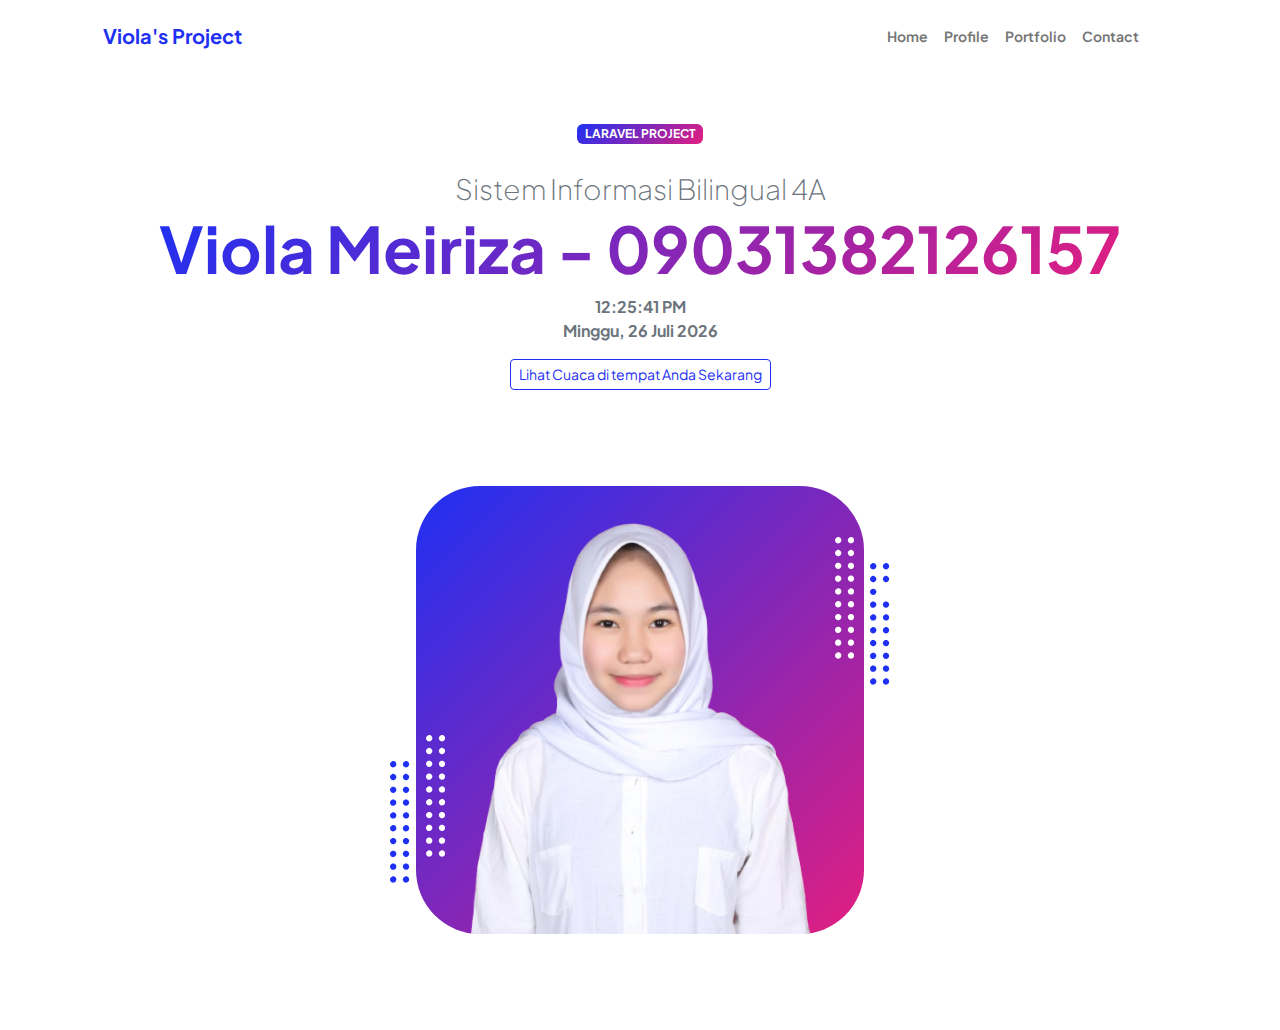
<file: index.html>
<!doctype html>
<html lang="en">
  <head>
    <meta charset="utf-8">
    <meta name="viewport" content="width=device-width, initial-scale=1">
    <title>Home</title>
    <!-- Custom Google font-->
      <link rel="preconnect" href="https://fonts.googleapis.com" />
      <link rel="preconnect" href="https://fonts.gstatic.com" crossorigin />
      <link href="https://fonts.googleapis.com/css2?family=Plus+Jakarta+Sans:wght@100;200;300;400;500;600;700;800;900&amp;display=swap" rel="stylesheet" />
    <!-- Bootstrap icons-->
      <link href="https://cdn.jsdelivr.net/npm/bootstrap-icons@1.8.1/font/bootstrap-icons.css" rel="stylesheet" />
    <!-- Core theme CSS (includes Bootstrap)-->
      <link href="public/css/styles.css" rel="stylesheet">
  </head>
  <body>
    <!-- Header-->
    <!-- Navigation-->
            <nav class="navbar navbar-expand-lg navbar-light bg-white py-3">
                <div class="container px-5">
                    <a class="navbar-brand" href="/"><span class="fw-bolder text-primary">Viola's Project</span></a>
                    <button class="navbar-toggler" type="button" data-bs-toggle="collapse" data-bs-target="#navbarSupportedContent" aria-controls="navbarSupportedContent" aria-expanded="false" aria-label="Toggle navigation"><span class="navbar-toggler-icon"></span></button>
                    <div class="collapse navbar-collapse" id="navbarSupportedContent">
                        <ul class="navbar-nav ms-auto mb-2 mb-lg-0 small fw-bolder">
                            <li class="nav-item"><a class="nav-link" href="/">Home</a></li>
                            <li class="nav-item"><a class="nav-link" href="pages/profile.html">Profile</a></li>
                            <li class="nav-item"><a class="nav-link" href="pages/portfolio.html">Portfolio</a></li>
                            <li class="nav-item"><a class="nav-link" href="pages/contact.html">Contact</a></li>
                        </ul>
                    </div>
                </div>
            </nav>
    <header class="py-5">
      <div class="container px-5 pb-5">
        <div class="row gx-5 align-items-center">
          <div class="col-xxl-5">
            <!-- Header text content-->
            <div class="text-center text-xxl-start">
              <div class="badge bg-gradient-primary-to-secondary text-white mb-4"><div class="text-uppercase">Laravel Project</div></div>
              <div class="fs-3 fw-light text-muted">Sistem Informasi Bilingual 4A</div>
              <h1 class="display-3 fw-bolder"><span class="text-gradient d-inline">Viola Meiriza - 09031382126157</span></h1>
              <div class="container px-5 text-center">
                <p class="fw-bold text-muted my-2" id="date-time"></p>
              </div>
              <div class="container px-5 text-center weather-info">
                    <button class="btn btn-outline-primary btn-sm mx-auto mt-3" id="lihat-lokasi"  data-bs-toggle="modal" data-bs-target="#exampleModal">Lihat Cuaca di tempat Anda Sekarang</button>
                    <div class="weather-box my-3">
                      <p id="location" class="text-primary fw-bolder"></p>
                      <img class="" id="weather-img" src="" alt="weather-image">
                      <p id="temperature" class="text-dark fw-bolder me-3"></p>
                    <p id="description" class=" text-secondary fw-bolder text-capitalize"></p>
                </div>
              </div>
          </div>
          <div class="col-xxl-7">
            <!-- Header profile picture-->
            <div class="d-flex justify-content-center">
              <div class="profile bg-gradient-primary-to-secondary">
                <!-- TIP: For best results, use a photo with a transparent background like the demo example below-->
                <!-- Watch a tutorial on how to do this on YouTube (link)-->
                <img class="profile-img" src="public/images/profile.png" alt="..." />
                <div class="dots-1">
                  <!-- SVG Dots-->
                  <svg version="1.1" xmlns="http://www.w3.org/2000/svg" xmlns:xlink="http://www.w3.org/1999/xlink" x="0px" y="0px" viewBox="0 0 191.6 1215.4" style="enable-background: new 0 0 191.6 1215.4" xml:space="preserve">
                   <g transform="translate(0.000000,1280.000000) scale(0.100000,-0.100000)">
                      <path d="M227.7,12788.6c-105-35-200-141-222-248c-43-206,163-412,369-369c155,32,275,190,260,339c-11,105-90,213-190,262        C383.7,12801.6,289.7,12808.6,227.7,12788.6z"></path>
                      <path d="M1507.7,12788.6c-151-50-253-216-222-362c25-119,136-230,254-255c194-41,395,142,375,339c-11,105-90,213-190,262        C1663.7,12801.6,1569.7,12808.6,1507.7,12788.6z"></path>
                      <path d="M227.7,11508.6c-105-35-200-141-222-248c-43-206,163-412,369-369c155,32,275,190,260,339c-11,105-90,213-190,262        C383.7,11521.6,289.7,11528.6,227.7,11508.6z"></path>
                      <path d="M1507.7,11508.6c-151-50-253-216-222-362c25-119,136-230,254-255c194-41,395,142,375,339c-11,105-90,213-190,262        C1663.7,11521.6,1569.7,11528.6,1507.7,11508.6z"></path>
                      <path d="M227.7,10228.6c-105-35-200-141-222-248c-43-206,163-412,369-369c155,32,275,190,260,339c-11,105-90,213-190,262        C383.7,10241.6,289.7,10248.6,227.7,10228.6z"></path>
                      <path d="M1507.7,10228.6c-105-35-200-141-222-248c-43-206,163-412,369-369c155,32,275,190,260,339c-11,105-90,213-190,262        C1663.7,10241.6,1569.7,10248.6,1507.7,10228.6z"></path>
                      <path d="M227.7,8948.6c-105-35-200-141-222-248c-43-206,163-412,369-369c155,32,275,190,260,339c-11,105-90,213-190,262        C383.7,8961.6,289.7,8968.6,227.7,8948.6z"></path>
                      <path d="M1507.7,8948.6c-105-35-200-141-222-248c-43-206,163-412,369-369c155,32,275,190,260,339c-11,105-90,213-190,262        C1663.7,8961.6,1569.7,8968.6,1507.7,8948.6z"></path>
                      <path d="M227.7,7668.6c-105-35-200-141-222-248c-43-206,163-412,369-369c155,32,275,190,260,339c-11,105-90,213-190,262        C383.7,7681.6,289.7,7688.6,227.7,7668.6z"></path>
                      <path d="M1507.7,7668.6c-105-35-200-141-222-248c-43-206,163-412,369-369c155,32,275,190,260,339c-11,105-90,213-190,262        C1663.7,7681.6,1569.7,7688.6,1507.7,7668.6z"></path>
                      <path d="M227.7,6388.6c-105-35-200-141-222-248c-43-206,163-412,369-369c155,32,275,190,260,339c-11,105-90,213-190,262        C383.7,6401.6,289.7,6408.6,227.7,6388.6z"></path>
                      <path d="M1507.7,6388.6c-105-35-200-141-222-248c-43-206,163-412,369-369c155,32,275,190,260,339c-11,105-90,213-190,262        C1663.7,6401.6,1569.7,6408.6,1507.7,6388.6z"></path>
                      <path d="M227.7,5108.6c-105-35-200-141-222-248c-43-206,163-412,369-369c155,32,275,190,260,339c-11,105-90,213-190,262        C383.7,5121.6,289.7,5128.6,227.7,5108.6z"></path>
                      <path d="M1507.7,5108.6c-105-35-200-141-222-248c-43-206,163-412,369-369c155,32,275,190,260,339c-11,105-90,213-190,262        C1663.7,5121.6,1569.7,5128.6,1507.7,5108.6z"></path>
                      <path d="M227.7,3828.6c-105-35-200-141-222-248c-43-206,163-412,369-369c155,32,275,190,260,339c-11,105-90,213-190,262        C383.7,3841.6,289.7,3848.6,227.7,3828.6z"></path>
                      <path d="M1507.7,3828.6c-105-35-200-141-222-248c-43-206,163-412,369-369c155,32,275,190,260,339c-11,105-90,213-190,262        C1663.7,3841.6,1569.7,3848.6,1507.7,3828.6z"></path>
                      <path d="M227.7,2548.6c-105-35-200-141-222-248c-43-206,163-412,369-369c155,32,275,190,260,339c-11,105-90,213-190,262        C383.7,2561.6,289.7,2568.6,227.7,2548.6z"></path>
                      <path d="M1507.7,2548.6c-105-35-200-141-222-248c-43-206,163-412,369-369c155,32,275,190,260,339c-11,105-90,213-190,262        C1663.7,2561.6,1569.7,2568.6,1507.7,2548.6z"></path>
                      <path d="M227.7,1268.6c-105-35-200-141-222-248c-43-206,163-412,369-369c155,32,275,190,260,339c-11,105-90,213-190,262        C383.7,1281.6,289.7,1288.6,227.7,1268.6z"></path>
                      <path d="M1507.7,1268.6c-105-35-200-141-222-248c-43-206,163-412,369-369c155,32,275,190,260,339c-11,105-90,213-190,262        C1663.7,1281.6,1569.7,1288.6,1507.7,1268.6z"></path>
                    </g>
                  </svg>
                  <!-- END of SVG dots-->
                </div>
                <div class="dots-2">
                  <!-- SVG Dots-->
                  <svg version="1.1" xmlns="http://www.w3.org/2000/svg" xmlns:xlink="http://www.w3.org/1999/xlink" x="0px" y="0px" viewBox="0 0 191.6 1215.4" style="enable-background: new 0 0 191.6 1215.4" xml:space="preserve">
                    <g transform="translate(0.000000,1280.000000) scale(0.100000,-0.100000)">
                      <path d="M227.7,12788.6c-105-35-200-141-222-248c-43-206,163-412,369-369c155,32,275,190,260,339c-11,105-90,213-190,262        C383.7,12801.6,289.7,12808.6,227.7,12788.6z"></path>
                      <path d="M1507.7,12788.6c-151-50-253-216-222-362c25-119,136-230,254-255c194-41,395,142,375,339c-11,105-90,213-190,262        C1663.7,12801.6,1569.7,12808.6,1507.7,12788.6z"></path>
                      <path d="M227.7,11508.6c-105-35-200-141-222-248c-43-206,163-412,369-369c155,32,275,190,260,339c-11,105-90,213-190,262        C383.7,11521.6,289.7,11528.6,227.7,11508.6z"></path>
                      <path d="M1507.7,11508.6c-151-50-253-216-222-362c25-119,136-230,254-255c194-41,395,142,375,339c-11,105-90,213-190,262        C1663.7,11521.6,1569.7,11528.6,1507.7,11508.6z"></path>
                      <path d="M227.7,10228.6c-105-35-200-141-222-248c-43-206,163-412,369-369c155,32,275,190,260,339c-11,105-90,213-190,262        <path d="M1507.7,10228.6c-105-35-200-141-222-248c-43-206,163-412,369-369c155,32,275,190,260,339c-11,105-90,213-190,262        C1663.7,10241.6,1569.7,10248.6,1507.7,10228.6z"></path>
                      <path d="M227.7,8948.6c-105-35-200-141-222-248c-43-206,163-412,369-369c155,32,275,190,260,339c-11,105-90,213-190,262        C383.7,8961.6,289.7,8968.6,227.7,8948.6z"></path>
                      <path d="M1507.7,8948.6c-105-35-200-141-222-248c-43-206,163-412,369-369c155,32,275,190,260,339c-11,105-90,213-190,262        C1663.7,8961.6,1569.7,8968.6,1507.7,8948.6z"></path>
                      <path d="M227.7,7668.6c-105-35-200-141-222-248c-43-206,163-412,369-369c155,32,275,190,260,339c-11,105-90,213-190,262        C383.7,7681.6,289.7,7688.6,227.7,7668.6z"></path>
                      <path d="M1507.7,7668.6c-105-35-200-141-222-248c-43-206,163-412,369-369c155,32,275,190,260,339c-11,105-90,213-190,262        C1663.7,7681.6,1569.7,7688.6,1507.7,7668.6z"></path>
                      <path d="M227.7,6388.6c-105-35-200-141-222-248c-43-206,163-412,369-369c155,32,275,190,260,339c-11,105-90,213-190,262        C383.7,6401.6,289.7,6408.6,227.7,6388.6z"></path>
                      <path d="M1507.7,6388.6c-105-35-200-141-222-248c-43-206,163-412,369-369c155,32,275,190,260,339c-11,105-90,213-190,262        C1663.7,6401.6,1569.7,6408.6,1507.7,6388.6z"></path>
                      <path d="M227.7,5108.6c-105-35-200-141-222-248c-43-206,163-412,369-369c155,32,275,190,260,339c-11,105-90,213-190,262        C383.7,5121.6,289.7,5128.6,227.7,5108.6z"></path>
                      <path d="M1507.7,5108.6c-105-35-200-141-222-248c-43-206,163-412,369-369c155,32,275,190,260,339c-11,105-90,213-190,262        C1663.7,5121.6,1569.7,5128.6,1507.7,5108.6z"></path>
                      <path d="M227.7,3828.6c-105-35-200-141-222-248c-43-206,163-412,369-369c155,32,275,190,260,339c-11,105-90,213-190,262        C383.7,3841.6,289.7,3848.6,227.7,3828.6z"></path>
                      <path d="M1507.7,3828.6c-105-35-200-141-222-248c-43-206,163-412,369-369c155,32,275,190,260,339c-11,105-90,213-190,262        C1663.7,3841.6,1569.7,3848.6,1507.7,3828.6z"></path>
                      <path d="M227.7,2548.6c-105-35-200-141-222-248c-43-206,163-412,369-369c155,32,275,190,260,339c-11,105-90,213-190,262        C383.7,2561.6,289.7,2568.6,227.7,2548.6z"></path>
                      <path d="M1507.7,2548.6c-105-35-200-141-222-248c-43-206,163-412,369-369c155,32,275,190,260,339c-11,105-90,213-190,262        C1663.7,2561.6,1569.7,2568.6,1507.7,2548.6z"></path>
                      <path d="M227.7,1268.6c-105-35-200-141-222-248c-43-206,163-412,369-369c155,32,275,190,260,339c-11,105-90,213-190,262        C383.7,1281.6,289.7,1288.6,227.7,1268.6z"></path>
                      <path d="M1507.7,1268.6c-105-35-200-141-222-248c-43-206,163-412,369-369c155,32,275,190,260,339c-11,105-90,213-190,262        C1663.7,1281.6,1569.7,1288.6,1507.7,1268.6z"></path>
                    </g>
                  </svg>
                  <!-- END of SVG dots-->
                </div>
                <div class="dots-3">
                  <!-- SVG Dots-->
                  <svg version="1.1" xmlns="http://www.w3.org/2000/svg" xmlns:xlink="http://www.w3.org/1999/xlink" x="0px" y="0px" viewBox="0 0 191.6 1215.4" style="enable-background: new 0 0 191.6 1215.4" xml:space="preserve">
                    <g transform="translate(0.000000,1280.000000) scale(0.100000,-0.100000)">
                      <path d="M227.7,12788.6c-105-35-200-141-222-248c-43-206,163-412,369-369c155,32,275,190,260,339c-11,105-90,213-190,262        C383.7,12801.6,289.7,12808.6,227.7,12788.6z"></path>
                      <path d="M1507.7,12788.6c-151-50-253-216-222-362c25-119,136-230,254-255c194-41,395,142,375,339c-11,105-90,213-190,262        C1663.7,12801.6,1569.7,12808.6,1507.7,12788.6z"></path>
                      <path d="M227.7,11508.6c-105-35-200-141-222-248c-43-206,163-412,369-369c155,32,275,190,260,339c-11,105-90,213-190,262        C383.7,11521.6,289.7,11528.6,227.7,11508.6z"></path>
                      <path d="M1507.7,11508.6c-151-50-253-216-222-362c25-119,136-230,254-255c194-41,395,142,375,339c-11,105-90,213-190,262        C1663.7,11521.6,1569.7,11528.6,1507.7,11508.6z"></path>
                      <path d="M227.7,10228.6c-105-35-200-141-222-248c-43-206,163-412,369-369c155,32,275,190,260,339c-11,105-90,213-190,262        C383.7,10241.6,289.7,10248.6,227.7,10228.6z"></path>
                      <path d="M1507.7,10228.6c-105-35-200-141-222-248c-43-206,163-412,369-369c155,32,275,190,260,339c-11,105-90,213-190,262        C1663.7,10241.6,1569.7,10248.6,1507.7,10228.6z"></path>
                      <path d="M227.7,8948.6c-105-35-200-141-222-248c-43-206,163-412,369-369c155,32,275,190,260,339c-11,105-90,213-190,262        C383.7,8961.6,289.7,8968.6,227.7,8948.6z"></path>
                      <path d="M1507.7,8948.6c-105-35-200-141-222-248c-43-206,163-412,369-369c155,32,275,190,260,339c-11,105-90,213-190,262        C1663.7,8961.6,1569.7,8968.6,1507.7,8948.6z"></path>
                      <path d="M227.7,7668.6c-105-35-200-141-222-248c-43-206,163-412,369-369c155,32,275,190,260,339c-11,105-90,213-190,262        C383.7,7681.6,289.7,7688.6,227.7,7668.6z"></path>
                      <path d="M1507.7,7668.6c-105-35-200-141-222-248c-43-206,163-412,369-369c155,32,275,190,260,339c-11,105-90,213-190,262        C1663.7,7681.6,1569.7,7688.6,1507.7,7668.6z"></path>
                      <path d="M227.7,6388.6c-105-35-200-141-222-248c-43-206,163-412,369-369c155,32,275,190,260,339c-11,105-90,213-190,262        C383.7,6401.6,289.7,6408.6,227.7,6388.6z"></path>
                      <path d="M1507.7,6388.6c-105-35-200-141-222-248c-43-206,163-412,369-369c155,32,275,190,260,339c-11,105-90,213-190,262        C1663.7,6401.6,1569.7,6408.6,1507.7,6388.6z"></path>
                      <path d="M227.7,5108.6c-105-35-200-141-222-248c-43-206,163-412,369-369c155,32,275,190,260,339c-11,105-90,213-190,262        C383.7,5121.6,289.7,5128.6,227.7,5108.6z"></path>
                      <path d="M1507.7,5108.6c-105-35-200-141-222-248c-43-206,163-412,369-369c155,32,275,190,260,339c-11,105-90,213-190,262        C1663.7,5121.6,1569.7,5128.6,1507.7,5108.6z"></path>
                      <path d="M227.7,3828.6c-105-35-200-141-222-248c-43-206,163-412,369-369c155,32,275,190,260,339c-11,105-90,213-190,262        C383.7,3841.6,289.7,3848.6,227.7,3828.6z"></path>
                      <path d="M1507.7,3828.6c-105-35-200-141-222-248c-43-206,163-412,369-369c155,32,275,190,260,339c-11,105-90,213-190,262        C1663.7,3841.6,1569.7,3848.6,1507.7,3828.6z"></path>
                      <path d="M227.7,2548.6c-105-35-200-141-222-248c-43-206,163-412,369-369c155,32,275,190,260,339c-11,105-90,213-190,262        C383.7,2561.6,289.7,2568.6,227.7,2548.6z"></path>
                      <path d="M1507.7,2548.6c-105-35-200-141-222-248c-43-206,163-412,369-369c155,32,275,190,260,339c-11,105-90,213-190,262        C1663.7,2561.6,1569.7,2568.6,1507.7,2548.6z"></path>
                      <path d="M227.7,1268.6c-105-35-200-141-222-248c-43-206,163-412,369-369c155,32,275,190,260,339c-11,105-90,213-190,262        C383.7,1281.6,289.7,1288.6,227.7,1268.6z"></path>
                      <path d="M1507.7,1268.6c-105-35-200-141-222-248c-43-206,163-412,369-369c155,32,275,190,260,339c-11,105-90,213-190,262        C1663.7,1281.6,1569.7,1288.6,1507.7,1268.6z"></path>
                    </g>
                  </svg>
                  <!-- END of SVG dots-->
                </div>
                <div class="dots-4">
                  <!-- SVG Dots-->
                  <svg version="1.1" xmlns="http://www.w3.org/2000/svg" xmlns:xlink="http://www.w3.org/1999/xlink" x="0px" y="0px" viewBox="0 0 191.6 1215.4" style="enable-background: new 0 0 191.6 1215.4" xml:space="preserve">
                    <g transform="translate(0.000000,1280.000000) scale(0.100000,-0.100000)">
                      <path d="M227.7,12788.6c-105-35-200-141-222-248c-43-206,163-412,369-369c155,32,275,190,260,339c-11,105-90,213-190,262        C383.7,12801.6,289.7,12808.6,227.7,12788.6z"></path>
                      <path d="M1507.7,12788.6c-151-50-253-216-222-362c25-119,136-230,254-255c194-41,395,142,375,339c-11,105-90,213-190,262        C1663.7,12801.6,1569.7,12808.6,1507.7,12788.6z"></path>
                      <path d="M227.7,11508.6c-105-35-200-141-222-248c-43-206,163-412,369-369c155,32,275,190,260,339c-11,105-90,213-190,262        C383.7,11521.6,289.7,11528.6,227.7,11508.6z"></path>
                      <path d="M1507.7,11508.6c-151-50-253-216-222-362c25-119,136-230,254-255c194-41,395,142,375,339c-11,105-90,213-190,262        C1663.7,11521.6,1569.7,11528.6,1507.7,11508.6z"></path>
                      <path d="M227.7,10228.6c-105-35-200-141-222-248c-43-206,163-412,369-369c155,32,275,190,260,339c-11,105-90,213-190,262        C383.7,10241.6,289.7,10248.6,227.7,10228.6z"></path>
                      <path d="M1507.7,10228.6c-105-35-200-141-222-248c-43-206,163-412,369-369c155,32,275,190,260,339c-11,105-90,213-190,262        C1663.7,10241.6,1569.7,10248.6,1507.7,10228.6z"></path>
                      <path d="M227.7,8948.6c-105-35-200-141-222-248c-43-206,163-412,369-369c155,32,275,190,260,339c-11,105-90,213-190,262        C383.7,8961.6,289.7,8968.6,227.7,8948.6z"></path>
                      <path d="M1507.7,8948.6c-105-35-200-141-222-248c-43-206,163-412,369-369c155,32,275,190,260,339c-11,105-90,213-190,262        C1663.7,8961.6,1569.7,8968.6,1507.7,8948.6z"></path>
                      <path d="M227.7,7668.6c-105-35-200-141-222-248c-43-206,163-412,369-369c155,32,275,190,260,339c-11,105-90,213-190,262        C383.7,7681.6,289.7,7688.6,227.7,7668.6z"></path>
                      <path d="M1507.7,7668.6c-105-35-200-141-222-248c-43-206,163-412,369-369c155,32,275,190,260,339c-11,105-90,213-190,262        C1663.7,7681.6,1569.7,7688.6,1507.7,7668.6z"></path>
                      <path d="M227.7,6388.6c-105-35-200-141-222-248c-43-206,163-412,369-369c155,32,275,190,260,339c-11,105-90,213-190,262        C383.7,6401.6,289.7,6408.6,227.7,6388.6z"></path>
                      <path d="M1507.7,6388.6c-105-35-200-141-222-248c-43-206,163-412,369-369c155,32,275,190,260,339c-11,105-90,213-190,262        C1663.7,6401.6,1569.7,6408.6,1507.7,6388.6z"></path>
                      <path d="M227.7,5108.6c-105-35-200-141-222-248c-43-206,163-412,369-369c155,32,275,190,260,339c-11,105-90,213-190,262        C383.7,5121.6,289.7,5128.6,227.7,5108.6z"></path>
                      <path d="M1507.7,5108.6c-105-35-200-141-222-248c-43-206,163-412,369-369c155,32,275,190,260,339c-11,105-90,213-190,262        C1663.7,5121.6,1569.7,5128.6,1507.7,5108.6z"></path>
                      <path d="M227.7,3828.6c-105-35-200-141-222-248c-43-206,163-412,369-369c155,32,275,190,260,339c-11,105-90,213-190,262        C383.7,3841.6,289.7,3848.6,227.7,3828.6z"></path>
                      <path d="M1507.7,3828.6c-105-35-200-141-222-248c-43-206,163-412,369-369c155,32,275,190,260,339c-11,105-90,213-190,262        C1663.7,3841.6,1569.7,3848.6,1507.7,3828.6z"></path>
                      <path d="M227.7,2548.6c-105-35-200-141-222-248c-43-206,163-412,369-369c155,32,275,190,260,339c-11,105-90,213-190,262        C383.7,2561.6,289.7,2568.6,227.7,2548.6z"></path>
                      <path d="M1507.7,2548.6c-105-35-200-141-222-248c-43-206,163-412,369-369c155,32,275,190,260,339c-11,105-90,213-190,262        C1663.7,2561.6,1569.7,2568.6,1507.7,2548.6z"></path>
                      <path d="M227.7,1268.6c-105-35-200-141-222-248c-43-206,163-412,369-369c155,32,275,190,260,339c-11,105-90,213-190,262        C383.7,1281.6,289.7,1288.6,227.7,1268.6z"></path>
                      <path d="M1507.7,1268.6c-105-35-200-141-222-248c-43-206,163-412,369-369c155,32,275,190,260,339c-11,105-90,213-190,262        C1663.7,1281.6,1569.7,1288.6,1507.7,1268.6z"></path>
                    </g>
                  </svg>
                  <!-- END of SVG dots-->
                </div>
              </div>
            </div>
          </div>
        </div>
      </div>
    </header>

    <!-- Modal -->
    <div class="modal fade" id="exampleModal" tabindex="-1" aria-labelledby="exampleModalLabel" aria-hidden="true">
      <div class="modal-dialog">
        <div class="modal-content">
          <div class="modal-header">
            <h1 class="modal-title fs-5 text-primary" id="exampleModalLabel">Perizinan Lokasi Diblokir</h1>
            <button type="button" class="btn-close" data-bs-dismiss="modal" aria-label="Close"></button>
          </div>
          <div class="modal-body">
            <p>Website ini memerlukan akses ke lokasi Anda untuk menampilkan cuaca di lokasi Anda sekarang.</p>
            <p>Klik ikon lokasi yang diblokir <i class="bi bi-geo-alt"></i> di kolom URL browser Anda sekarang dan setelah itu tekan refresh</p>
          </div>
          <!-- <div class="modal-footer">
            <button type="button" class="btn btn-light" data-bs-dismiss="modal">Close</button>
          </div> -->
        </div>
      </div>
    </div>
        <!-- Custom Script  -->
    <script src="public/js/script.js"></script>
        <!-- Bootstrap Script -->
        <script src="https://cdn.jsdelivr.net/npm/bootstrap@5.2.3/dist/js/bootstrap.bundle.min.js" integrity="sha384-kenU1KFdBIe4zVF0s0G1M5b4hcpxyD9F7jL+jjXkk+Q2h455rYXK/7HAuoJl+0I4" crossorigin="anonymous"></script>
  </body>
</html>
</file>
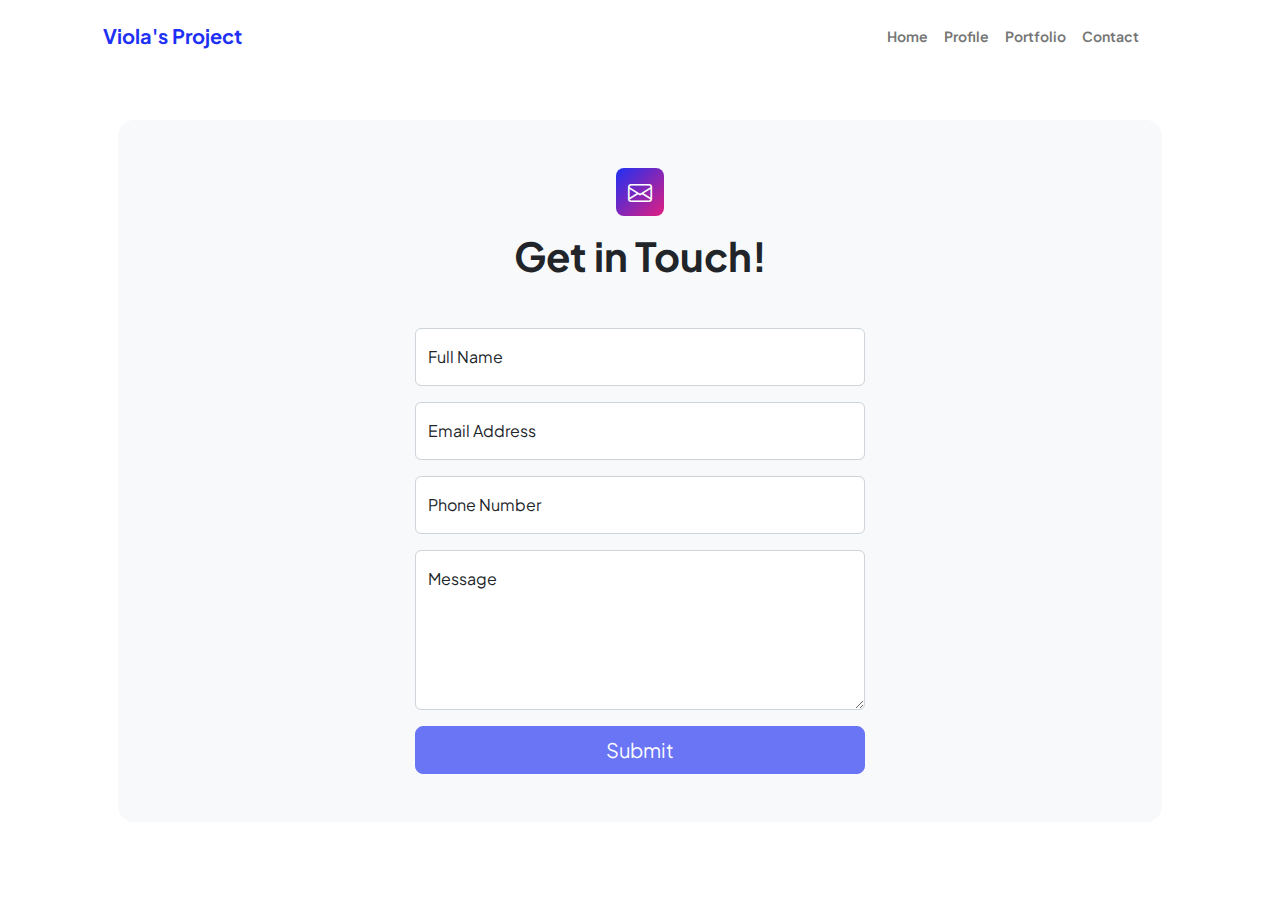
<file: pages/contact.html>
<!doctype html>
<html lang="en">
  <head>
    <meta charset="utf-8">
    <meta name="viewport" content="width=device-width, initial-scale=1">
    <title>Contact</title>
    <!-- Custom Google font-->
      <link rel="preconnect" href="https://fonts.googleapis.com" />
      <link rel="preconnect" href="https://fonts.gstatic.com" crossorigin />
      <link href="https://fonts.googleapis.com/css2?family=Plus+Jakarta+Sans:wght@100;200;300;400;500;600;700;800;900&amp;display=swap" rel="stylesheet" />
    <!-- Bootstrap icons-->
      <link href="https://cdn.jsdelivr.net/npm/bootstrap-icons@1.8.1/font/bootstrap-icons.css" rel="stylesheet" />
    <!-- Core theme CSS (includes Bootstrap)-->
      <link href="../public/css/styles.css" rel="stylesheet">
  </head>
  <body>
    <!-- Navigation-->
    <nav class="navbar navbar-expand-lg navbar-light bg-white py-3">
        <div class="container px-5">
            <a class="navbar-brand" href="../index.html"><span class="fw-bolder text-primary">Viola's Project</span></a>
            <button class="navbar-toggler" type="button" data-bs-toggle="collapse" data-bs-target="#navbarSupportedContent" aria-controls="navbarSupportedContent" aria-expanded="false" aria-label="Toggle navigation"><span class="navbar-toggler-icon"></span></button>
            <div class="collapse navbar-collapse" id="navbarSupportedContent">
                <ul class="navbar-nav ms-auto mb-2 mb-lg-0 small fw-bolder">
                    <li class="nav-item"><a class="nav-link" href="../index.html">Home</a></li>
                    <li class="nav-item"><a class="nav-link" href="profile.html">Profile</a></li>
                    <li class="nav-item"><a class="nav-link" href="portfolio.html">Portfolio</a></li>
                    <li class="nav-item"><a class="nav-link" href="contact.html">Contact</a></li>
                </ul>
            </div>
        </div>
          </nav>
    <section class="py-5">
      <div class="container px-5">
        <!-- Contact form-->
        <div class="bg-light rounded-4 py-5 px-4 px-md-5">
          <div class="text-center mb-5">
            <div class="feature bg-primary bg-gradient-primary-to-secondary text-white rounded-3 mb-3"><i class="bi bi-envelope"></i></div>
            <h1 class="fw-bolder">Get in Touch!</h1>
            </div>
            <div class="row gx-5 justify-content-center">
              <div class="col-lg-8 col-xl-6">
                <!-- * * * * * * * * * * * * * * *-->
                <!-- * * SB Forms Contact Form * *-->
                <!-- * * * * * * * * * * * * * * *-->
                <!-- This form is pre-integrated with SB Forms.-->
                <!-- To make this form functional, sign up at-->
                <!-- https://startbootstrap.com/solution/contact-forms-->
                <!-- to get an API token!-->
                <form id="contactForm" data-sb-form-api-token="5e958782-b443-4d6a-a7b4-bdc4460992cb">
                  <div class="form-floating mb-3">
                      <input class="form-control" id="fullName" type="text" placeholder="Full Name" data-sb-validations="required" />
                      <label for="fullName">Full Name</label>
                      <div class="invalid-feedback" data-sb-feedback="fullName:required">Full Name is required.</div>
                  </div>
                  <div class="form-floating mb-3">
                      <input class="form-control" id="emailAddress" type="email" placeholder="Email Address" data-sb-validations="required,email" />
                      <label for="emailAddress">Email Address</label>
                      <div class="invalid-feedback" data-sb-feedback="emailAddress:required">Email Address is required.</div>
                      <div class="invalid-feedback" data-sb-feedback="emailAddress:email">Email Address Email is not valid.</div>
                  </div>
                  <div class="form-floating mb-3">
                      <input class="form-control" id="phoneNumber" type="text" placeholder="Phone Number" data-sb-validations="required" />
                      <label for="phoneNumber">Phone Number</label>
                      <div class="invalid-feedback" data-sb-feedback="phoneNumber:required">Phone Number is required.</div>
                  </div>
                  <div class="form-floating mb-3">
                      <textarea class="form-control" id="message" type="text" placeholder="Message" style="height: 10rem;" data-sb-validations="required"></textarea>
                      <label for="message">Message</label>
                      <div class="invalid-feedback" data-sb-feedback="message:required">Message is required.</div>
                  </div>
                  <div class="d-none" id="submitSuccessMessage">
                      <div class="text-center mb-3">
                          <div class="fw-bolder">Form submission successful!</div>
                          <p>To activate this form, sign up at</p>
                          <a href="https://startbootstrap.com/solution/contact-forms">https://startbootstrap.com/solution/contact-forms</a>
                      </div>
                  </div>
                  <div class="d-none" id="submitErrorMessage">
                      <div class="text-center text-danger mb-3">Error sending message!</div>
                  </div>
                  <div class="d-grid">
                      <button class="btn btn-primary btn-lg disabled" id="submitButton" type="submit">Submit</button>
                  </div>
              </form>
                
              </div>
          </div>
        </div>
      </div>
    </section>
    <script src="https://cdn.startbootstrap.com/sb-forms-latest.js"></script>
    <!-- Bootstrap Script -->
        <script src="https://cdn.jsdelivr.net/npm/bootstrap@5.2.3/dist/js/bootstrap.bundle.min.js" integrity="sha384-kenU1KFdBIe4zVF0s0G1M5b4hcpxyD9F7jL+jjXkk+Q2h455rYXK/7HAuoJl+0I4" crossorigin="anonymous"></script>
  </body>
</html>
</file>
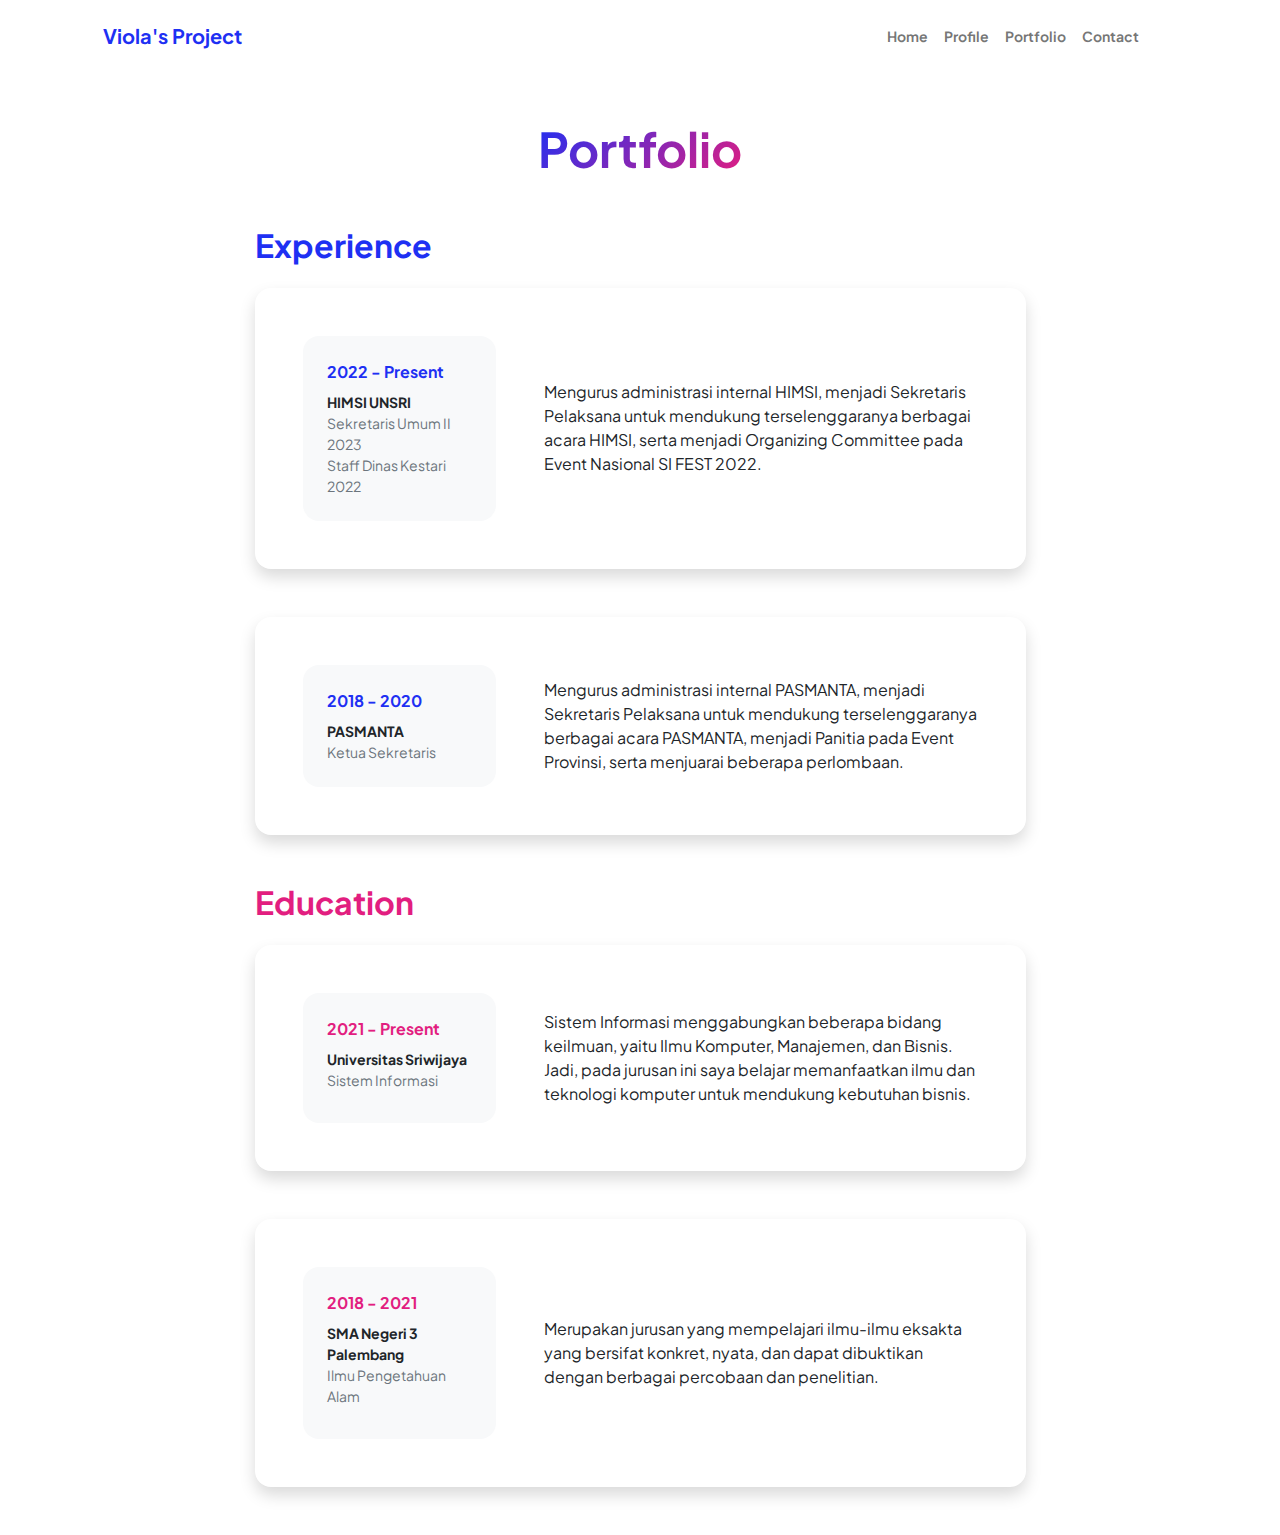
<file: pages/portfolio.html>
<html lang="en">
  <head>
    <meta charset="utf-8">
    <meta name="viewport" content="width=device-width, initial-scale=1">
    <title>Portfolio</title>
    <!-- Custom Google font-->
      <link rel="preconnect" href="https://fonts.googleapis.com" />
      <link rel="preconnect" href="https://fonts.gstatic.com" crossorigin />
      <link href="https://fonts.googleapis.com/css2?family=Plus+Jakarta+Sans:wght@100;200;300;400;500;600;700;800;900&amp;display=swap" rel="stylesheet" />
    <!-- Bootstrap icons-->
      <link href="https://cdn.jsdelivr.net/npm/bootstrap-icons@1.8.1/font/bootstrap-icons.css" rel="stylesheet" />
    <!-- Core theme CSS (includes Bootstrap)-->
      <link href="../public/css/styles.css" rel="stylesheet">
  </head>
  <body>
    <!-- Navigation-->
            <nav class="navbar navbar-expand-lg navbar-light bg-white py-3">
                <div class="container px-5">
                    <a class="navbar-brand" href="../index.html"><span class="fw-bolder text-primary">Viola's Project</span></a>
                    <button class="navbar-toggler" type="button" data-bs-toggle="collapse" data-bs-target="#navbarSupportedContent" aria-controls="navbarSupportedContent" aria-expanded="false" aria-label="Toggle navigation"><span class="navbar-toggler-icon"></span></button>
                    <div class="collapse navbar-collapse" id="navbarSupportedContent">
                        <ul class="navbar-nav ms-auto mb-2 mb-lg-0 small fw-bolder">
                            <li class="nav-item"><a class="nav-link" href="../index.html">Home</a></li>
                            <li class="nav-item"><a class="nav-link" href="profile.html">Profile</a></li>
                            <li class="nav-item"><a class="nav-link" href="portfolio.html">Portfolio</a></li>
                            <li class="nav-item"><a class="nav-link" href="contact.html">Contact</a></li>
                        </ul>
                    </div>
                </div>
            </nav>
    <div class="container px-5 my-5">
      <div class="text-center mb-5">
        <h1 class="display-5 fw-bolder mb-0"><span class="text-gradient d-inline">Portfolio</span></h1>
      </div>
      <div class="row gx-5 justify-content-center">
        <div class="col-lg-11 col-xl-9 col-xxl-8">
          <!-- Experience Section-->
          <section>
            <div class="d-flex align-items-center justify-content-between mb-4">
              <h2 class="text-primary fw-bolder mb-0">Experience</h2>
            </div>
            <!-- Experience Card 1-->
            <div class="card shadow border-0 rounded-4 mb-5">
              <div class="card-body p-5">
                <div class="row align-items-center gx-5">
                  <div class="col text-center text-lg-start mb-4 mb-lg-0">
                    <div class="bg-light p-4 rounded-4">
                      <div class="text-primary fw-bolder mb-2">2022 - Present</div>
                      <div class="small fw-bolder">HIMSI UNSRI</div>
                      <div class="small text-muted">Sekretaris Umum II 2023</div>
                      <div class="small text-muted">Staff Dinas Kestari 2022</div>
                    </div>
                  </div>
                  <div class="col-lg-8"><div>Mengurus administrasi internal HIMSI, menjadi Sekretaris Pelaksana untuk mendukung terselenggaranya berbagai acara HIMSI, serta menjadi Organizing Committee pada Event Nasional SI FEST 2022.</div></div>
                </div>
              </div>
            </div>
            <!-- Experience Card 2-->
            <div class="card shadow border-0 rounded-4 mb-5">
              <div class="card-body p-5">
                <div class="row align-items-center gx-5">
                  <div class="col text-center text-lg-start mb-4 mb-lg-0">
                    <div class="bg-light p-4 rounded-4">
                      <div class="text-primary fw-bolder mb-2">2018 - 2020</div>
                      <div class="small fw-bolder">PASMANTA</div>
                      <div class="small text-muted">Ketua Sekretaris</div>
                    </div>
                  </div>
                  <div class="col-lg-8"><div>Mengurus administrasi internal PASMANTA, menjadi Sekretaris Pelaksana untuk mendukung terselenggaranya berbagai acara PASMANTA, menjadi Panitia pada Event Provinsi, serta menjuarai beberapa perlombaan.</div></div>
                </div>
              </div>
            </div>
          </section>
          <!-- Education Section-->
          <section>
            <h2 class="text-secondary fw-bolder mb-4">Education</h2>
            <!-- Education Card 1-->
            <div class="card shadow border-0 rounded-4 mb-5">
              <div class="card-body p-5">
                <div class="row align-items-center gx-5">
                  <div class="col text-center text-lg-start mb-4 mb-lg-0">
                    <div class="bg-light p-4 rounded-4">
                      <div class="text-secondary fw-bolder mb-2">2021 - Present</div>
                      <div class="mb-2">
                      <div class="small fw-bolder">Universitas Sriwijaya</div>
                      <div class="small text-muted">Sistem Informasi</div>
                    </div>
                  </div>
                </div>
                <div class="col-lg-8"><div>Sistem Informasi menggabungkan beberapa bidang keilmuan, yaitu Ilmu Komputer, Manajemen, dan Bisnis. Jadi, pada jurusan ini saya belajar memanfaatkan ilmu dan teknologi komputer untuk mendukung kebutuhan bisnis.</div></div>
              </div>
            </div>
          </div>
          <!-- Education Card 2-->
          <div class="card shadow border-0 rounded-4 mb-5">
            <div class="card-body p-5">
              <div class="row align-items-center gx-5">
                <div class="col text-center text-lg-start mb-4 mb-lg-0">
                  <div class="bg-light p-4 rounded-4">
                    <div class="text-secondary fw-bolder mb-2">2018 - 2021</div>
                    <div class="mb-2">
                    <div class="small fw-bolder">SMA Negeri 3 Palembang</div>
                    <div class="small text-muted">Ilmu Pengetahuan Alam</div>
                  </div>
                </div>
              </div>
              <div class="col-lg-8"><div>Merupakan jurusan yang mempelajari ilmu-ilmu eksakta yang bersifat konkret, nyata, dan dapat dibuktikan dengan berbagai percobaan dan penelitian.</div></div>
            </div>
          </div>
        </div>
      </div>
    </div>
            <!-- Bootstrap Script -->
        <script src="https://cdn.jsdelivr.net/npm/bootstrap@5.2.3/dist/js/bootstrap.bundle.min.js" integrity="sha384-kenU1KFdBIe4zVF0s0G1M5b4hcpxyD9F7jL+jjXkk+Q2h455rYXK/7HAuoJl+0I4" crossorigin="anonymous"></script>
  </body>
</html>
</file>
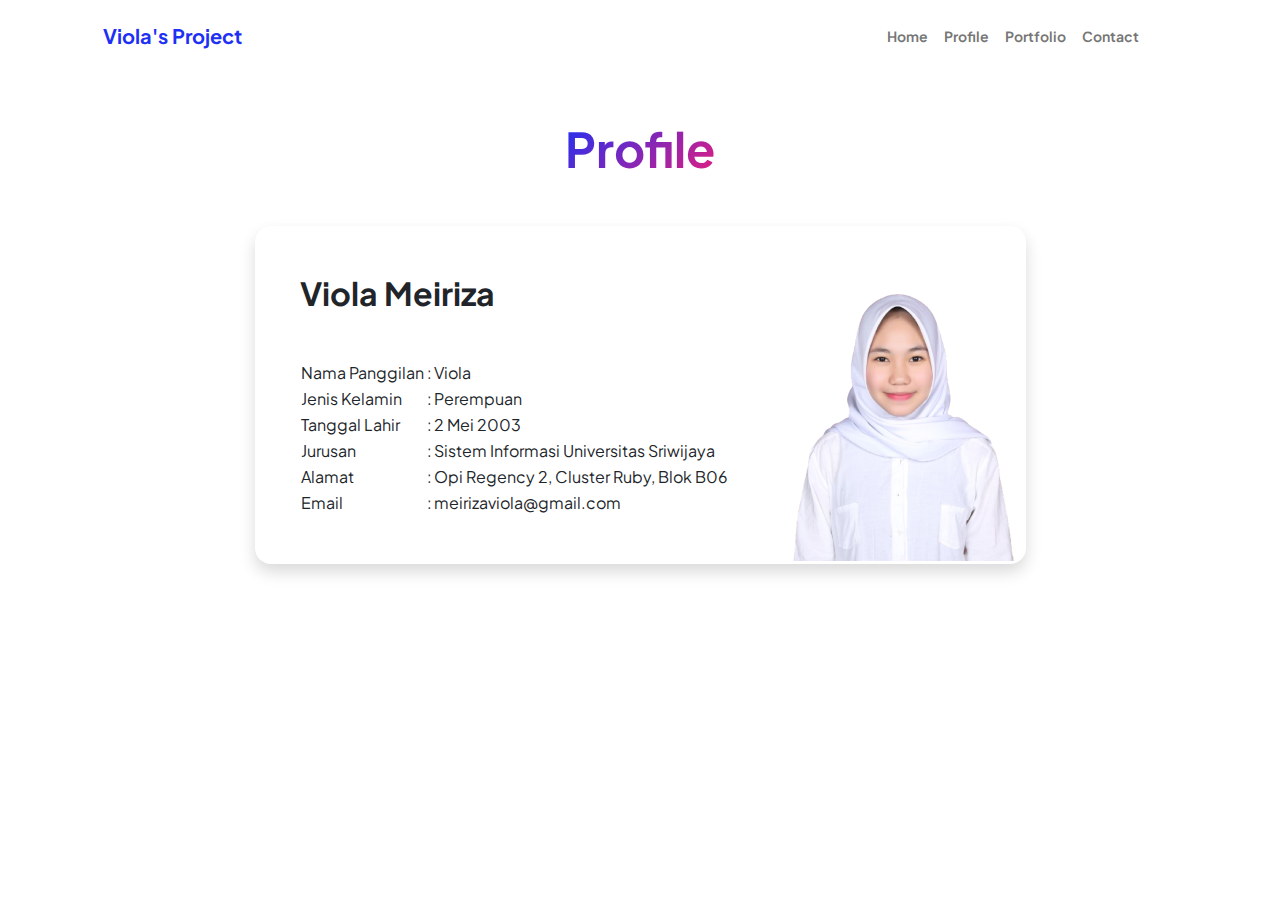
<file: pages/profile.html>
<!doctype html>
<html lang="en">
  <head>
    <meta charset="utf-8">
    <meta name="viewport" content="width=device-width, initial-scale=1">
    <title>Profile</title>
    <!-- Custom Google font-->
      <link rel="preconnect" href="https://fonts.googleapis.com" />
      <link rel="preconnect" href="https://fonts.gstatic.com" crossorigin />
      <link href="https://fonts.googleapis.com/css2?family=Plus+Jakarta+Sans:wght@100;200;300;400;500;600;700;800;900&amp;display=swap" rel="stylesheet" />
    <!-- Bootstrap icons-->
      <link href="https://cdn.jsdelivr.net/npm/bootstrap-icons@1.8.1/font/bootstrap-icons.css" rel="stylesheet" />
    <!-- Core theme CSS (includes Bootstrap)-->
      <link href="../public/css/styles.css" rel="stylesheet">
  </head>
  <body>
        <!-- Navigation-->
        <nav class="navbar navbar-expand-lg navbar-light bg-white py-3">
            <div class="container px-5">
                <a class="navbar-brand" href="../index.html"><span class="fw-bolder text-primary">Viola's Project</span></a>
                <button class="navbar-toggler" type="button" data-bs-toggle="collapse" data-bs-target="#navbarSupportedContent" aria-controls="navbarSupportedContent" aria-expanded="false" aria-label="Toggle navigation"><span class="navbar-toggler-icon"></span></button>
                <div class="collapse navbar-collapse" id="navbarSupportedContent">
                    <ul class="navbar-nav ms-auto mb-2 mb-lg-0 small fw-bolder">
                        <li class="nav-item"><a class="nav-link" href="../index.html">Home</a></li>
                        <li class="nav-item"><a class="nav-link" href="profile.html">Profile</a></li>
                        <li class="nav-item"><a class="nav-link" href="portfolio.html">Portfolio</a></li>
                        <li class="nav-item"><a class="nav-link" href="contact.html">Contact</a></li>
                    </ul>
                </div>
            </div>
          </nav>
    <section class="py-5">
      <div class="container px-5 mb-5">
        <div class="text-center mb-5">
          <h1 class="display-5 fw-bolder mb-0"><span class="text-gradient d-inline">Profile</span></h1>
        </div>
        <div class="row gx-5 justify-content-center">
          <div class="col-lg-11 col-xl-9 col-xxl-8">
            <div class="card overflow-hidden shadow rounded-4 border-0">
              <div class="card-body p-0">
                <div class="d-flex flex-lg-nowrap flex-wrap justify-content-center align-items-center">
                  <div class="p-5">
                    <h2 class="fw-bolder text-center text-md-start mb-5">Viola Meiriza</h2>
                      <table width="430px">
                        <tr>
                          <td>Nama Panggilan</td>
                          <td>:</td>
                          <td>Viola</td>
                        </tr>
                        <tr>
                          <td>Jenis Kelamin</td>
                          <td>:</td>
                          <td>Perempuan</td>
                        </tr>
                        <tr>
                          <td>Tanggal Lahir</td>
                          <td>:</td>
                          <td>2 Mei 2003</td>
                        </tr>
                        <tr>
                          <td>Jurusan</td>
                          <td>:</td>
                          <td>Sistem Informasi Universitas Sriwijaya</td>
                        </tr>
                        <tr>
                          <td>Alamat</td>
                          <td>:</td>
                          <td>Opi Regency 2, Cluster Ruby, Blok B06</td>
                        </tr>
                        <tr>
                          <td>Email</td>
                          <td>:</td>
                          <td>meirizaviola@gmail.com</td>
                        </tr>
                      </table>
                  </div>
                  <img class="img-fluid" src="../public/images/profile.png" width="250" alt="..." />
                </div>
              </div>
            </div>
          </div>
        </div>
      </div>
    </section>
    <!-- Bootstrap Script -->
        <script src="https://cdn.jsdelivr.net/npm/bootstrap@5.2.3/dist/js/bootstrap.bundle.min.js" integrity="sha384-kenU1KFdBIe4zVF0s0G1M5b4hcpxyD9F7jL+jjXkk+Q2h455rYXK/7HAuoJl+0I4" crossorigin="anonymous"></script>
  </body>
</html>
</file>
